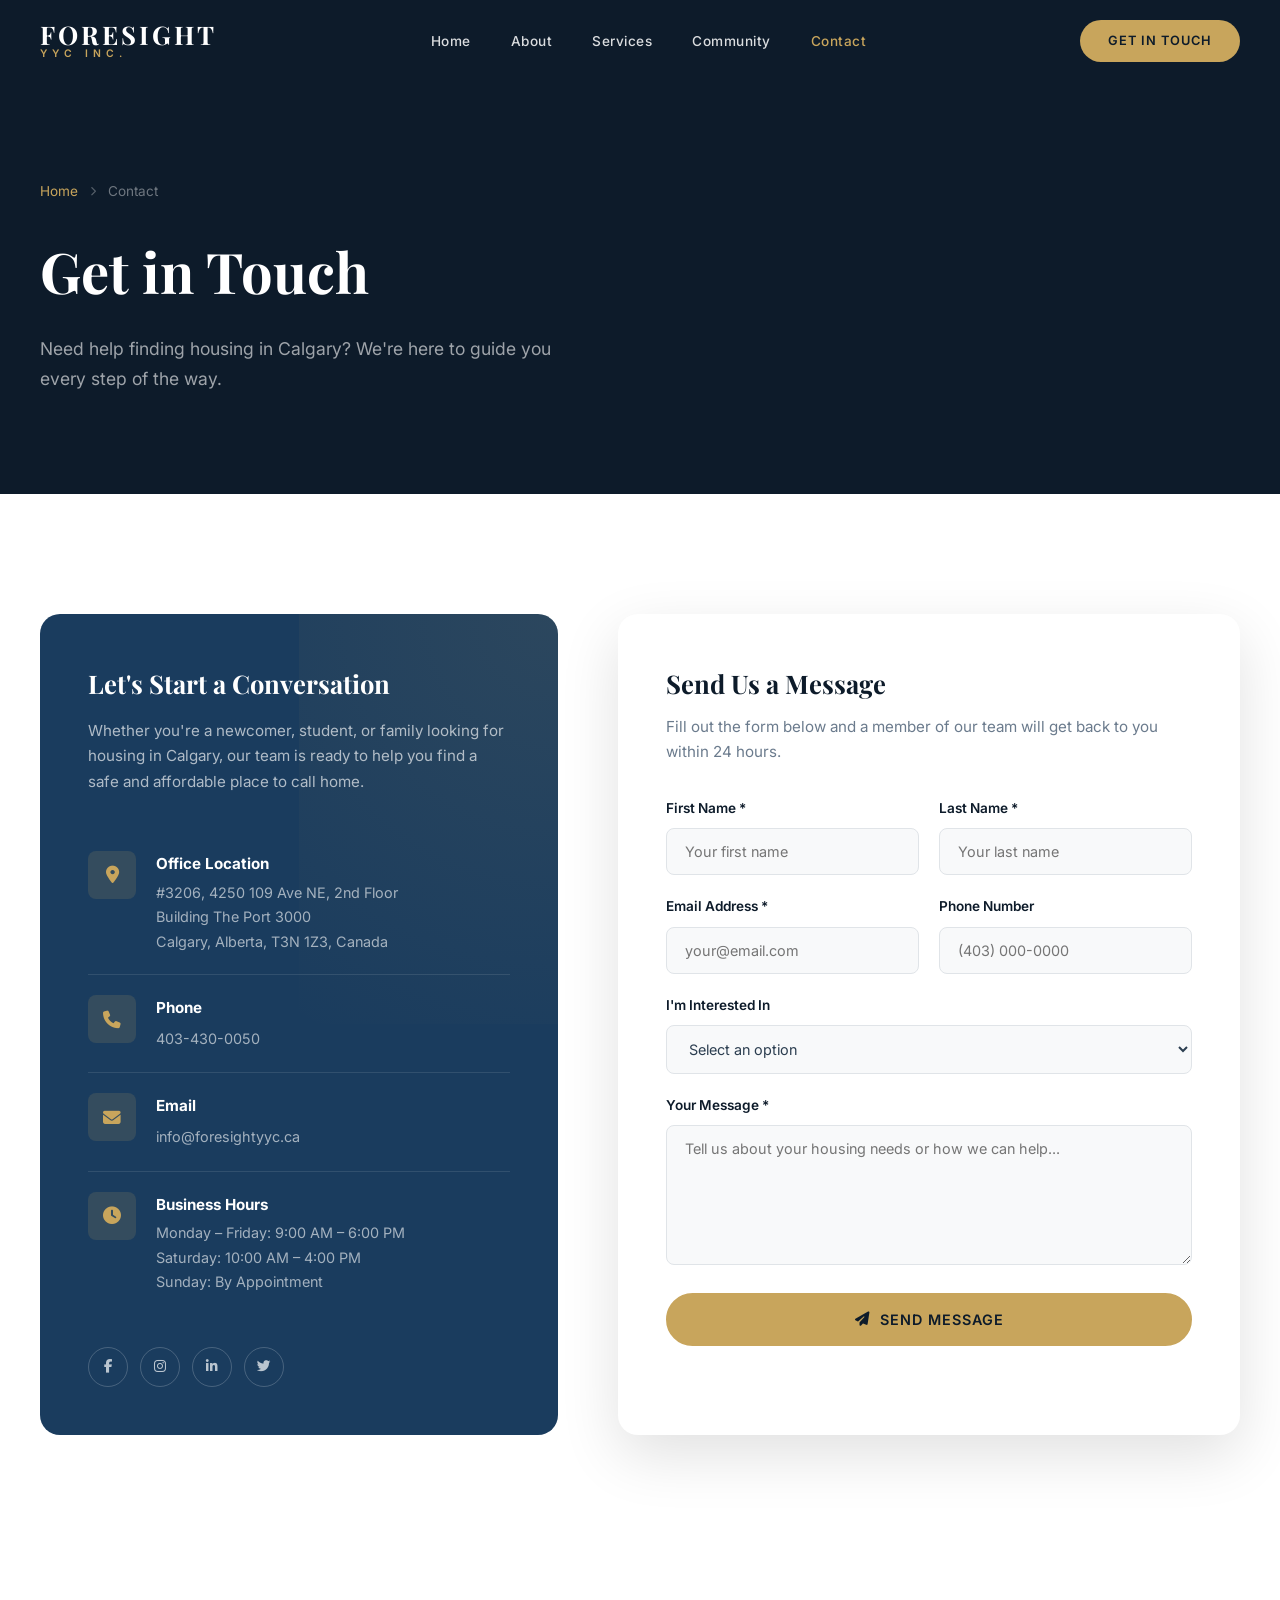
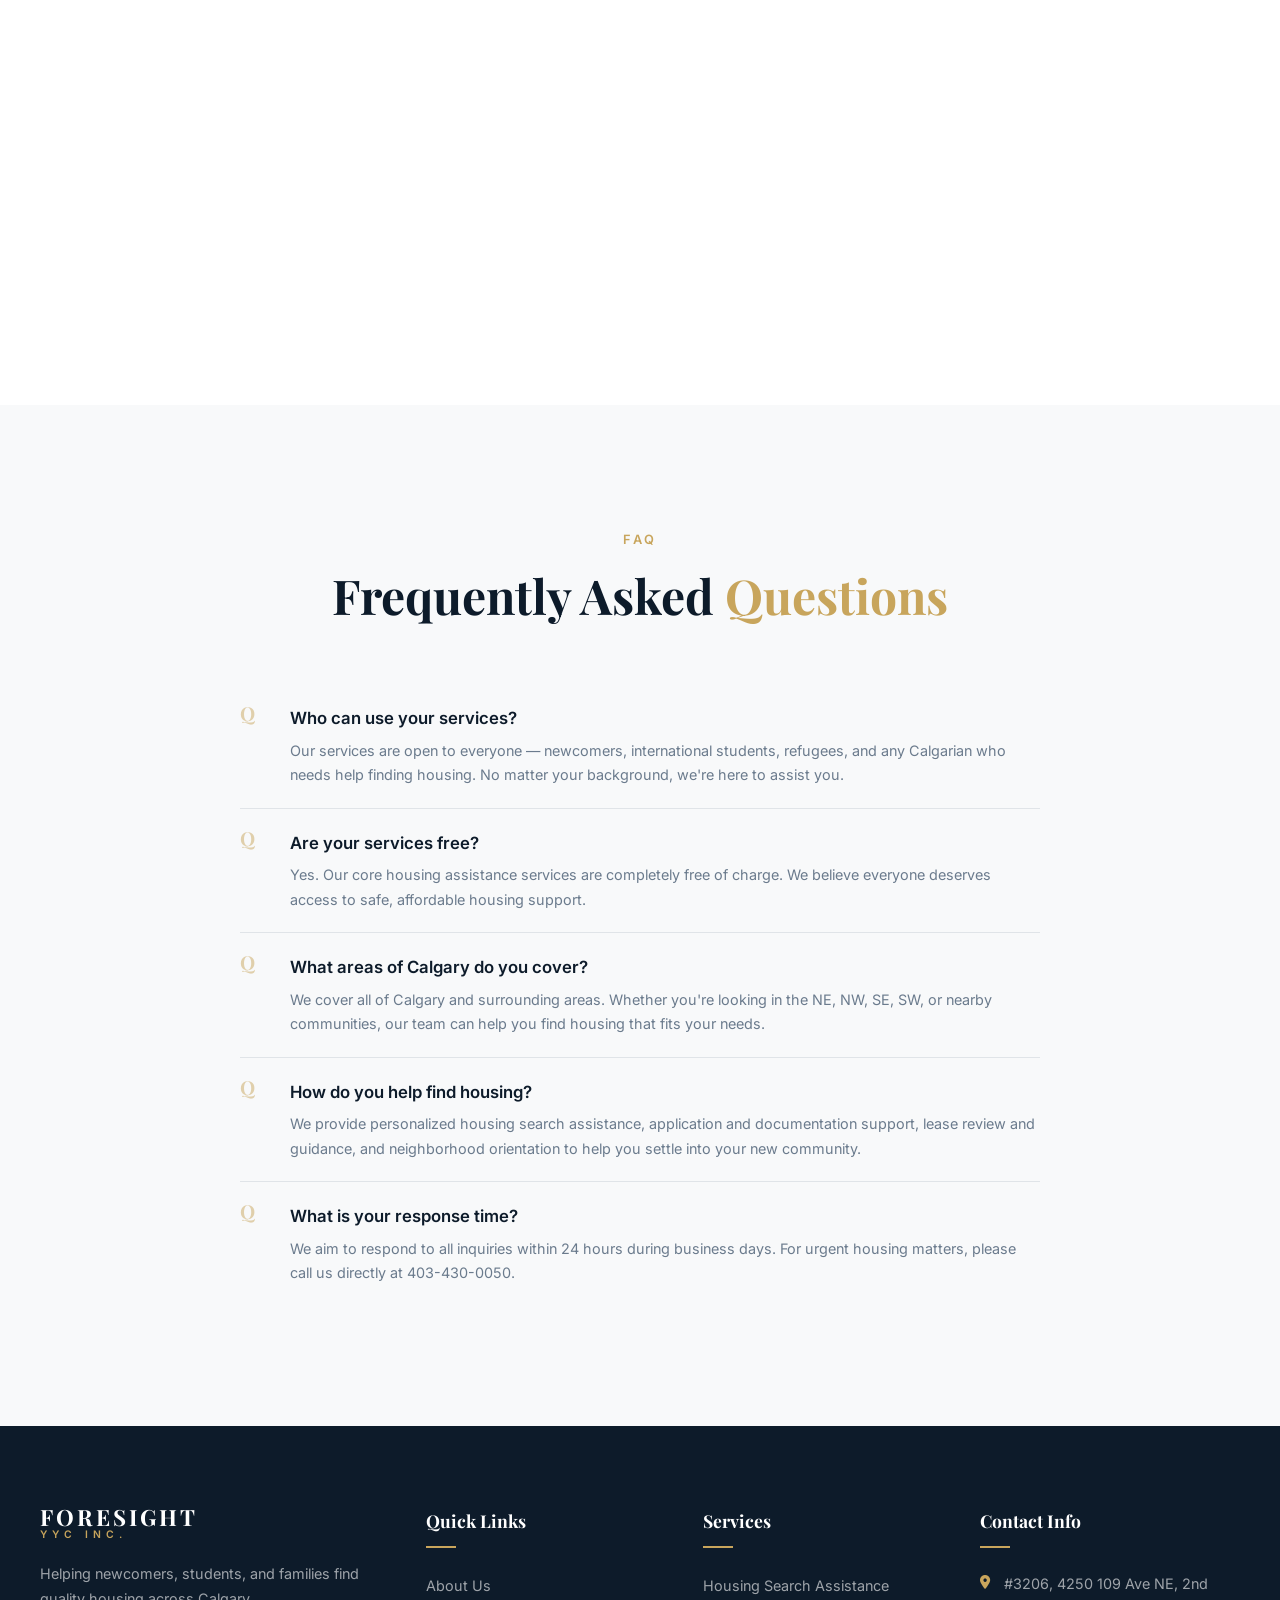
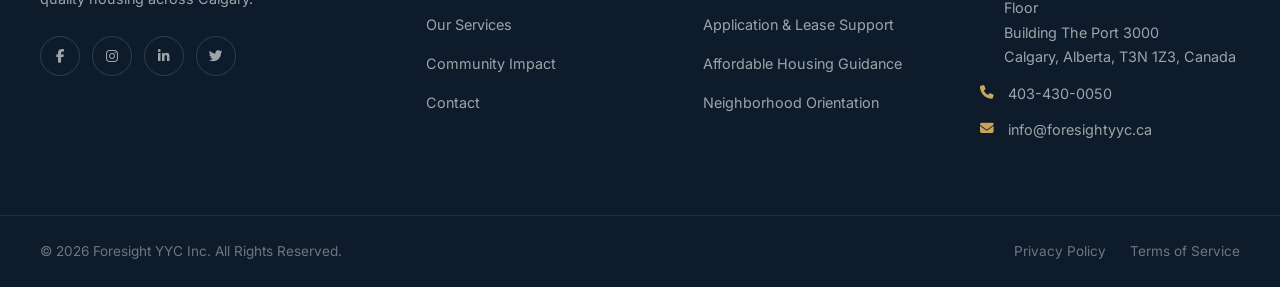
<file: contact.html>
<!DOCTYPE html>
<html lang="en">
<head>
    <meta charset="UTF-8">
    <meta name="viewport" content="width=device-width, initial-scale=1.0">
    <title>Contact Foresight YYC Inc. | Calgary Housing Support — 403-430-0050</title>
    <meta name="description" content="Contact Foresight YYC Inc. in Calgary. Call 403-430-0050 or email info@foresightyyc.ca for housing search, lease support, and relocation guidance across Alberta.">
    <meta name="keywords" content="foresightyyc, foresight yyc contact, contact Foresight YYC, Calgary housing help, 403-430-0050, info@foresightyyc.ca, Calgary housing support phone">
    <meta name="author" content="Foresight YYC Inc.">
    <meta name="robots" content="index, follow, max-image-preview:large">
    <meta name="geo.region" content="CA-AB">
    <meta name="geo.placename" content="Calgary">
    <link rel="canonical" href="https://foresightyyc.ca/contact.html">

    <meta property="og:type" content="website">
    <meta property="og:site_name" content="Foresight YYC Inc.">
    <meta property="og:title" content="Contact Foresight YYC Inc. | Calgary Housing Support">
    <meta property="og:description" content="Reach Foresight YYC — call 403-430-0050 or email info@foresightyyc.ca for housing support in Calgary.">
    <meta property="og:url" content="https://foresightyyc.ca/contact.html">
    <meta property="og:image" content="https://foresightyyc.ca/assets/og-image.jpg">
    <meta property="og:locale" content="en_CA">

    <meta name="twitter:card" content="summary_large_image">
    <meta name="twitter:title" content="Contact Foresight YYC Inc.">
    <meta name="twitter:description" content="Call 403-430-0050 or email info@foresightyyc.ca for Calgary housing support.">
    <meta name="twitter:image" content="https://foresightyyc.ca/assets/og-image.jpg">

    <link rel="icon" type="image/png" href="favicon.png">
    <link rel="apple-touch-icon" href="favicon.png">

    <link rel="stylesheet" href="css/style.css">
    <link rel="stylesheet" href="css/animations.css">
    <link href="https://fonts.googleapis.com/css2?family=Playfair+Display:wght@400;500;600;700&family=Inter:wght@300;400;500;600;700&family=Cormorant+Garamond:wght@400;500;600;700&display=swap" rel="stylesheet">
    <link rel="stylesheet" href="https://cdnjs.cloudflare.com/ajax/libs/font-awesome/6.5.1/css/all.min.css">
    <link rel="stylesheet" href="https://unpkg.com/aos@2.3.1/dist/aos.css">

    <script type="application/ld+json">
    {
      "@context": "https://schema.org",
      "@type": "ContactPage",
      "url": "https://foresightyyc.ca/contact.html",
      "name": "Contact Foresight YYC Inc.",
      "isPartOf": { "@id": "https://foresightyyc.ca/#organization" },
      "mainEntity": {
        "@type": "Organization",
        "name": "Foresight YYC Inc.",
        "telephone": "+1-403-430-0050",
        "email": "info@foresightyyc.ca",
        "address": {
          "@type": "PostalAddress",
          "streetAddress": "#3206, 4250 109 Ave NE, 2nd Floor, Building The Port 3000",
          "addressLocality": "Calgary",
          "addressRegion": "AB",
          "postalCode": "T3N 1Z3",
          "addressCountry": "CA"
        }
      }
    }
    </script>
</head>
<body>
    <div id="preloader">
        <div class="loader">
            <div class="loader-inner"><div class="loader-line"></div><div class="loader-line"></div><div class="loader-line"></div></div>
            <span class="loader-text">FORESIGHT YYC</span>
        </div>
    </div>

    <nav class="navbar scrolled" id="navbar">
        <div class="nav-container">
            <a href="index.html" class="nav-logo">
                <span class="logo-text">FORESIGHT</span>
                <span class="logo-sub">YYC INC.</span>
            </a>
            <ul class="nav-menu" id="nav-menu">
                <li><a href="index.html" class="nav-link">Home</a></li>
                <li><a href="about.html" class="nav-link">About</a></li>
                <li><a href="services.html" class="nav-link">Services</a></li>
                <li><a href="community.html" class="nav-link">Community</a></li>
                <li><a href="contact.html" class="nav-link active">Contact</a></li>
            </ul>
            <a href="contact.html" class="nav-cta">Get in Touch</a>
            <div class="hamburger" id="hamburger"><span></span><span></span><span></span></div>
        </div>
    </nav>

    <section class="page-header">
        <div class="container">
            <div class="page-header-content">
                <div class="breadcrumb" data-aos="fade-down">
                    <a href="index.html">Home</a>
                    <i class="fas fa-chevron-right"></i>
                    <span>Contact</span>
                </div>
                <h1 data-aos="fade-up">Get in Touch</h1>
                <p data-aos="fade-up" data-aos-delay="200">Need help finding housing in Calgary? We're here to guide you every step of the way.</p>
            </div>
        </div>
    </section>

    <!-- Contact Section -->
    <section class="section">
        <div class="container">
            <div class="contact-grid">
                <div class="contact-info-card" data-aos="fade-right">
                    <h3>Let's Start a Conversation</h3>
                    <p>Whether you're a newcomer, student, or family looking for housing in Calgary, our team is ready to help you find a safe and affordable place to call home.</p>
                    <div class="contact-info-list">
                        <div class="contact-info-item">
                            <div class="contact-info-icon"><i class="fas fa-map-marker-alt"></i></div>
                            <div>
                                <h4>Office Location</h4>
                                <p>#3206, 4250 109 Ave NE, 2nd Floor<br>Building The Port 3000<br>Calgary, Alberta, T3N 1Z3, Canada</p>
                            </div>
                        </div>
                        <div class="contact-info-item">
                            <div class="contact-info-icon"><i class="fas fa-phone"></i></div>
                            <div>
                                <h4>Phone</h4>
                                <a href="tel:4034300050">403-430-0050</a>
                            </div>
                        </div>
                        <div class="contact-info-item">
                            <div class="contact-info-icon"><i class="fas fa-envelope"></i></div>
                            <div>
                                <h4>Email</h4>
                                <a href="mailto:info@foresightyyc.ca">info@foresightyyc.ca</a>
                            </div>
                        </div>
                        <div class="contact-info-item">
                            <div class="contact-info-icon"><i class="fas fa-clock"></i></div>
                            <div>
                                <h4>Business Hours</h4>
                                <p>Monday – Friday: 9:00 AM – 6:00 PM<br>Saturday: 10:00 AM – 4:00 PM<br>Sunday: By Appointment</p>
                            </div>
                        </div>
                    </div>
                    <div class="footer-social" style="margin-top: 32px;">
                        <a href="#" style="border-color: rgba(255,255,255,0.2); color: rgba(255,255,255,0.7);"><i class="fab fa-facebook-f"></i></a>
                        <a href="#" style="border-color: rgba(255,255,255,0.2); color: rgba(255,255,255,0.7);"><i class="fab fa-instagram"></i></a>
                        <a href="#" style="border-color: rgba(255,255,255,0.2); color: rgba(255,255,255,0.7);"><i class="fab fa-linkedin-in"></i></a>
                        <a href="#" style="border-color: rgba(255,255,255,0.2); color: rgba(255,255,255,0.7);"><i class="fab fa-twitter"></i></a>
                    </div>
                </div>

                <div class="contact-form" data-aos="fade-left">
                    <h3>Send Us a Message</h3>
                    <p>Fill out the form below and a member of our team will get back to you within 24 hours.</p>
                    <form id="contactForm">
                        <div class="form-row">
                            <div class="form-group">
                                <label for="firstName">First Name *</label>
                                <input type="text" id="firstName" name="firstName" placeholder="Your first name" required>
                            </div>
                            <div class="form-group">
                                <label for="lastName">Last Name *</label>
                                <input type="text" id="lastName" name="lastName" placeholder="Your last name" required>
                            </div>
                        </div>
                        <div class="form-row">
                            <div class="form-group">
                                <label for="email">Email Address *</label>
                                <input type="email" id="email" name="email" placeholder="your@email.com" required>
                            </div>
                            <div class="form-group">
                                <label for="phone">Phone Number</label>
                                <input type="tel" id="phone" name="phone" placeholder="(403) 000-0000">
                            </div>
                        </div>
                        <div class="form-group">
                            <label for="interest">I'm Interested In</label>
                            <select id="interest" name="interest">
                                <option value="">Select an option</option>
                                <option value="housing-search">Housing Search Help</option>
                                <option value="rental-assistance">Rental Assistance</option>
                                <option value="affordable-housing">Affordable Housing</option>
                                <option value="neighborhood-info">Neighborhood Information</option>
                                <option value="partnership">Partnership Opportunities</option>
                                <option value="volunteering">Volunteering</option>
                                <option value="other">Other</option>
                            </select>
                        </div>
                        <div class="form-group">
                            <label for="message">Your Message *</label>
                            <textarea id="message" name="message" placeholder="Tell us about your housing needs or how we can help..." required></textarea>
                        </div>
                        <button type="submit" class="btn btn-primary" style="width: 100%; justify-content: center;">
                            <i class="fas fa-paper-plane"></i> Send Message
                        </button>
                    </form>
                </div>
            </div>
        </div>
    </section>

    <!-- Map -->
    <section class="map-section">
        <iframe src="https://www.google.com/maps/embed?pb=!1m18!1m12!1m3!1d160487.3970652659!2d-114.18677!3d51.0277!2m3!1f0!2f0!3f0!3m2!1i1024!2i768!4f13.1!3m3!1m2!1s0x537170039f843fd5%3A0x266d3bb1b652b63a!2sCalgary%2C%20AB%2C%20Canada!5e0!3m2!1sen!2sus!4v1680000000000!5m2!1sen!2sus" allowfullscreen="" loading="lazy" referrerpolicy="no-referrer-when-downgrade"></iframe>
    </section>

    <!-- FAQ -->
    <section class="section" style="background: var(--light);">
        <div class="container">
            <div class="section-header center" data-aos="fade-up">
                <span class="section-tag">FAQ</span>
                <h2 class="section-title">Frequently Asked <span class="text-accent">Questions</span></h2>
            </div>
            <div style="max-width: 800px; margin: 0 auto;">
                <div class="why-item" data-aos="fade-up" data-aos-delay="100">
                    <div class="why-number" style="font-size: 1.2rem; min-width: 30px;">Q</div>
                    <div>
                        <h4>Who can use your services?</h4>
                        <p>Our services are open to everyone — newcomers, international students, refugees, and any Calgarian who needs help finding housing. No matter your background, we're here to assist you.</p>
                    </div>
                </div>
                <div class="why-item" data-aos="fade-up" data-aos-delay="200">
                    <div class="why-number" style="font-size: 1.2rem; min-width: 30px;">Q</div>
                    <div>
                        <h4>Are your services free?</h4>
                        <p>Yes. Our core housing assistance services are completely free of charge. We believe everyone deserves access to safe, affordable housing support.</p>
                    </div>
                </div>
                <div class="why-item" data-aos="fade-up" data-aos-delay="300">
                    <div class="why-number" style="font-size: 1.2rem; min-width: 30px;">Q</div>
                    <div>
                        <h4>What areas of Calgary do you cover?</h4>
                        <p>We cover all of Calgary and surrounding areas. Whether you're looking in the NE, NW, SE, SW, or nearby communities, our team can help you find housing that fits your needs.</p>
                    </div>
                </div>
                <div class="why-item" data-aos="fade-up" data-aos-delay="400">
                    <div class="why-number" style="font-size: 1.2rem; min-width: 30px;">Q</div>
                    <div>
                        <h4>How do you help find housing?</h4>
                        <p>We provide personalized housing search assistance, application and documentation support, lease review and guidance, and neighborhood orientation to help you settle into your new community.</p>
                    </div>
                </div>
                <div class="why-item" data-aos="fade-up" data-aos-delay="500" style="border-bottom: none;">
                    <div class="why-number" style="font-size: 1.2rem; min-width: 30px;">Q</div>
                    <div>
                        <h4>What is your response time?</h4>
                        <p>We aim to respond to all inquiries within 24 hours during business days. For urgent housing matters, please call us directly at 403-430-0050.</p>
                    </div>
                </div>
            </div>
        </div>
    </section>

    <!-- Footer -->
    <footer class="footer">
        <div class="footer-top">
            <div class="container">
                <div class="footer-grid">
                    <div class="footer-col footer-about">
                        <a href="index.html" class="footer-logo">
                            <span class="logo-text">FORESIGHT</span>
                            <span class="logo-sub">YYC INC.</span>
                        </a>
                        <p>Helping newcomers, students, and families find quality housing across Calgary.</p>
                        <div class="footer-social">
                            <a href="#"><i class="fab fa-facebook-f"></i></a>
                            <a href="#"><i class="fab fa-instagram"></i></a>
                            <a href="#"><i class="fab fa-linkedin-in"></i></a>
                            <a href="#"><i class="fab fa-twitter"></i></a>
                        </div>
                    </div>
                    <div class="footer-col">
                        <h4>Quick Links</h4>
                        <ul>
                            <li><a href="about.html">About Us</a></li>
                            <li><a href="services.html">Our Services</a></li>
                            <li><a href="community.html">Community Impact</a></li>
                            <li><a href="contact.html">Contact</a></li>
                        </ul>
                    </div>
                    <div class="footer-col">
                        <h4>Services</h4>
                        <ul>
                            <li><a href="services.html">Housing Search Assistance</a></li>
                            <li><a href="services.html">Application & Lease Support</a></li>
                            <li><a href="services.html">Affordable Housing Guidance</a></li>
                            <li><a href="services.html">Neighborhood Orientation</a></li>
                        </ul>
                    </div>
                    <div class="footer-col">
                        <h4>Contact Info</h4>
                        <ul class="footer-contact">
                            <li><i class="fas fa-map-marker-alt"></i><span>#3206, 4250 109 Ave NE, 2nd Floor<br>Building The Port 3000<br>Calgary, Alberta, T3N 1Z3, Canada</span></li>
                            <li><i class="fas fa-phone"></i><a href="tel:4034300050">403-430-0050</a></li>
                            <li><i class="fas fa-envelope"></i><a href="mailto:info@foresightyyc.ca">info@foresightyyc.ca</a></li>
                        </ul>
                    </div>
                </div>
            </div>
        </div>
        <div class="footer-bottom">
            <div class="container">
                <div class="footer-bottom-content">
                    <p>&copy; 2026 Foresight YYC Inc. All Rights Reserved.</p>
                    <div class="footer-bottom-links">
                        <a href="#">Privacy Policy</a>
                        <a href="#">Terms of Service</a>
                    </div>
                </div>
            </div>
        </div>
    </footer>

    <button class="back-to-top" id="backToTop"><i class="fas fa-chevron-up"></i></button>
    <script src="https://unpkg.com/aos@2.3.1/dist/aos.js"></script>
    <script src="js/main.js"></script>
</body>
</html>
</file>
<file: css/style.css>
/* ========================================
   FORESIGHT YYC INC. — Premium Stylesheet
   ======================================== */

/* --- CSS Variables --- */
:root {
    --primary: #1a3c5e;
    --primary-dark: #0f2a45;
    --primary-light: #2a5a8a;
    --accent: #c8a55c;
    --accent-light: #d4b76e;
    --accent-dark: #b08f44;
    --dark: #0d1b2a;
    --dark-2: #1b2d3e;
    --text: #2c3e50;
    --text-light: #6b7b8d;
    --text-lighter: #95a5b6;
    --light: #f8f9fa;
    --light-2: #eef1f4;
    --white: #ffffff;
    --border: #e0e4e8;
    --shadow: 0 4px 30px rgba(0, 0, 0, 0.08);
    --shadow-lg: 0 20px 60px rgba(0, 0, 0, 0.12);
    --shadow-accent: 0 8px 30px rgba(200, 165, 92, 0.3);
    --radius: 12px;
    --radius-sm: 8px;
    --radius-lg: 20px;
    --transition: all 0.4s cubic-bezier(0.25, 0.46, 0.45, 0.94);
    --font-heading: 'Playfair Display', Georgia, serif;
    --font-body: 'Inter', -apple-system, sans-serif;
    --font-accent: 'Cormorant Garamond', Georgia, serif;
}

/* --- Reset & Base --- */
*, *::before, *::after {
    margin: 0;
    padding: 0;
    box-sizing: border-box;
}

html {
    scroll-behavior: smooth;
    font-size: 16px;
}

body {
    font-family: var(--font-body);
    color: var(--text);
    line-height: 1.7;
    background: var(--white);
    overflow-x: hidden;
    -webkit-font-smoothing: antialiased;
}

a {
    text-decoration: none;
    color: inherit;
    transition: var(--transition);
}

img {
    max-width: 100%;
    height: auto;
    display: block;
}

ul { list-style: none; }

.container {
    max-width: 1240px;
    margin: 0 auto;
    padding: 0 20px;
}

.section {
    padding: 120px 0;
    position: relative;
}

.text-center { text-align: center; }
.mt-60 { margin-top: 60px; }

/* --- Preloader --- */
#preloader {
    position: fixed;
    top: 0;
    left: 0;
    width: 100%;
    height: 100%;
    background: var(--dark);
    z-index: 10000;
    display: flex;
    align-items: center;
    justify-content: center;
    transition: opacity 0.6s ease, visibility 0.6s ease;
}

#preloader.loaded {
    opacity: 0;
    visibility: hidden;
}

.loader {
    text-align: center;
}

.loader-inner {
    display: flex;
    gap: 8px;
    justify-content: center;
    margin-bottom: 24px;
}

.loader-line {
    width: 3px;
    height: 40px;
    background: var(--accent);
    animation: loaderPulse 1s ease-in-out infinite;
}

.loader-line:nth-child(2) { animation-delay: 0.15s; }
.loader-line:nth-child(3) { animation-delay: 0.3s; }

@keyframes loaderPulse {
    0%, 100% { transform: scaleY(0.4); opacity: 0.4; }
    50% { transform: scaleY(1); opacity: 1; }
}

.loader-text {
    display: block;
    color: var(--white);
    font-family: var(--font-heading);
    font-size: 1.2rem;
    letter-spacing: 6px;
    opacity: 0.8;
}

/* --- Typography --- */
.section-tag {
    display: inline-block;
    font-size: 0.8rem;
    font-weight: 600;
    letter-spacing: 3px;
    text-transform: uppercase;
    color: var(--accent);
    margin-bottom: 16px;
    position: relative;
    padding-left: 40px;
}

.section-tag::before {
    content: '';
    position: absolute;
    left: 0;
    top: 50%;
    width: 28px;
    height: 2px;
    background: var(--accent);
    transform: translateY(-50%);
}

.section-tag.light { color: var(--accent-light); }
.section-tag.light::before { background: var(--accent-light); }

.section-title {
    font-family: var(--font-heading);
    font-size: 3rem;
    font-weight: 700;
    line-height: 1.2;
    color: var(--dark);
    margin-bottom: 20px;
}

.section-title.light { color: var(--white); }

.text-accent {
    color: var(--accent);
}

.section-subtitle {
    font-size: 1.1rem;
    color: var(--text-light);
    max-width: 600px;
    line-height: 1.8;
}

.section-subtitle.light { color: var(--text-lighter); }

.section-header.center {
    text-align: center;
    margin-bottom: 60px;
}

.section-header.center .section-subtitle {
    margin: 0 auto;
}

.section-header.center .section-tag {
    padding-left: 0;
}

.section-header.center .section-tag::before {
    display: none;
}

/* --- Buttons --- */
.btn {
    display: inline-flex;
    align-items: center;
    gap: 10px;
    padding: 16px 36px;
    font-family: var(--font-body);
    font-size: 0.9rem;
    font-weight: 600;
    letter-spacing: 1px;
    text-transform: uppercase;
    border: 2px solid transparent;
    border-radius: 50px;
    cursor: pointer;
    transition: var(--transition);
    position: relative;
    overflow: hidden;
}

.btn-primary {
    background: var(--accent);
    color: var(--dark);
    border-color: var(--accent);
}

.btn-primary:hover {
    background: var(--accent-dark);
    border-color: var(--accent-dark);
    transform: translateY(-2px);
    box-shadow: var(--shadow-accent);
}

.btn-outline {
    background: transparent;
    color: var(--dark);
    border-color: var(--dark);
}

.btn-outline:hover {
    background: var(--dark);
    color: var(--white);
    transform: translateY(-2px);
}

.btn-outline.light {
    color: var(--white);
    border-color: var(--white);
}

.btn-outline.light:hover {
    background: var(--white);
    color: var(--dark);
}

.btn-small {
    padding: 10px 24px;
    font-size: 0.8rem;
}

/* --- Navbar --- */
.navbar {
    position: fixed;
    top: 0;
    left: 0;
    width: 100%;
    z-index: 1000;
    padding: 20px 0;
    transition: var(--transition);
}

.navbar.scrolled {
    background: rgba(255, 255, 255, 0.97);
    backdrop-filter: blur(20px);
    padding: 12px 0;
    box-shadow: 0 2px 40px rgba(0, 0, 0, 0.06);
}

.nav-container {
    max-width: 1240px;
    margin: 0 auto;
    padding: 0 20px;
    display: flex;
    align-items: center;
    justify-content: space-between;
}

.nav-logo {
    display: flex;
    flex-direction: column;
    line-height: 1;
}

.logo-text {
    font-family: var(--font-heading);
    font-size: 1.6rem;
    font-weight: 700;
    color: var(--white);
    letter-spacing: 3px;
    transition: var(--transition);
}

.logo-sub {
    font-family: var(--font-body);
    font-size: 0.65rem;
    font-weight: 600;
    letter-spacing: 5px;
    color: var(--accent);
    margin-top: 2px;
}

.navbar.scrolled .logo-text {
    color: var(--dark);
}

.nav-menu {
    display: flex;
    gap: 8px;
}

.nav-link {
    font-size: 0.85rem;
    font-weight: 500;
    color: rgba(255, 255, 255, 0.85);
    padding: 8px 16px;
    border-radius: 6px;
    transition: var(--transition);
    letter-spacing: 0.5px;
}

.nav-link:hover,
.nav-link.active {
    color: var(--accent);
}

.navbar.scrolled .nav-link {
    color: var(--text);
}

.navbar.scrolled .nav-link:hover,
.navbar.scrolled .nav-link.active {
    color: var(--accent);
}

.nav-cta {
    padding: 10px 28px;
    background: var(--accent);
    color: var(--dark);
    font-size: 0.8rem;
    font-weight: 600;
    letter-spacing: 1px;
    text-transform: uppercase;
    border-radius: 50px;
    transition: var(--transition);
}

.nav-cta:hover {
    background: var(--accent-dark);
    transform: translateY(-2px);
    box-shadow: var(--shadow-accent);
}

.hamburger {
    display: none;
    flex-direction: column;
    gap: 6px;
    cursor: pointer;
    padding: 4px;
}

.hamburger span {
    width: 28px;
    height: 2px;
    background: var(--white);
    transition: var(--transition);
}

.navbar.scrolled .hamburger span {
    background: var(--dark);
}

.hamburger.active span:nth-child(1) {
    transform: rotate(45deg) translate(6px, 6px);
}

.hamburger.active span:nth-child(2) {
    opacity: 0;
}

.hamburger.active span:nth-child(3) {
    transform: rotate(-45deg) translate(6px, -6px);
}

/* --- Hero --- */
.hero {
    position: relative;
    height: 100vh;
    height: 100dvh;
    min-height: 700px;
    display: flex;
    align-items: center;
    overflow: hidden;
}

.hero-slider {
    position: absolute;
    top: 0;
    left: 0;
    width: 100%;
    height: 100%;
}

.hero-slide {
    position: absolute;
    top: 0;
    left: 0;
    width: 100%;
    height: 100%;
    background-size: cover;
    background-position: center;
    opacity: 0;
    transition: opacity 1.2s ease;
    transform: scale(1.05);
}

.hero-slide.active {
    opacity: 1;
    animation: heroZoom 8s ease forwards;
}

@keyframes heroZoom {
    from { transform: scale(1.05); }
    to { transform: scale(1); }
}

.hero-overlay {
    position: absolute;
    top: 0;
    left: 0;
    width: 100%;
    height: 100%;
    background: linear-gradient(
        135deg,
        rgba(13, 27, 42, 0.85) 0%,
        rgba(26, 60, 94, 0.7) 50%,
        rgba(13, 27, 42, 0.8) 100%
    );
}

.hero-content {
    position: relative;
    z-index: 10;
    max-width: 1240px;
    margin: 0 auto;
    padding: 0 20px;
    padding-top: 80px;
    width: 100%;
}

.hero-badge {
    display: inline-block;
    padding: 8px 24px;
    border: 1px solid rgba(200, 165, 92, 0.4);
    border-radius: 50px;
    color: var(--accent);
    font-size: 0.8rem;
    font-weight: 500;
    letter-spacing: 2px;
    text-transform: uppercase;
    margin-bottom: 28px;
    backdrop-filter: blur(10px);
    background: rgba(200, 165, 92, 0.08);
    max-width: 100%;
    box-sizing: border-box;
    text-align: center;
    line-height: 1.6;
}

.hero h1 {
    font-family: var(--font-heading);
    font-size: 4.5rem;
    font-weight: 700;
    color: var(--white);
    line-height: 1.1;
    margin-bottom: 24px;
    max-width: 700px;
}

.hero-subtitle {
    font-size: 1.15rem;
    color: rgba(255, 255, 255, 0.75);
    max-width: 580px;
    line-height: 1.8;
    margin-bottom: 40px;
}

.hero-cta {
    display: flex;
    gap: 16px;
    margin-bottom: 60px;
}

.hero-stats {
    display: flex;
    gap: 40px;
    align-items: center;
    padding-top: 40px;
    border-top: 1px solid rgba(255, 255, 255, 0.1);
}

.stat-item {
    text-align: left;
}

.stat-number {
    font-family: var(--font-heading);
    font-size: 2.8rem;
    font-weight: 700;
    color: var(--accent);
    line-height: 1;
}

.stat-suffix {
    font-family: var(--font-heading);
    font-size: 2rem;
    color: var(--accent);
}

.stat-label {
    display: block;
    font-size: 0.8rem;
    color: rgba(255, 255, 255, 0.6);
    text-transform: uppercase;
    letter-spacing: 1.5px;
    margin-top: 8px;
}

.stat-divider {
    width: 1px;
    height: 50px;
    background: rgba(255, 255, 255, 0.15);
}

.hero-scroll {
    position: absolute;
    bottom: 40px;
    left: 50%;
    transform: translateX(-50%);
    z-index: 10;
    text-align: center;
    color: rgba(255, 255, 255, 0.5);
    font-size: 0.7rem;
    letter-spacing: 3px;
    text-transform: uppercase;
}

.scroll-line {
    width: 1px;
    height: 40px;
    background: rgba(255, 255, 255, 0.3);
    margin: 12px auto 0;
    position: relative;
    overflow: hidden;
}

.scroll-line::after {
    content: '';
    position: absolute;
    top: -100%;
    left: 0;
    width: 100%;
    height: 100%;
    background: var(--accent);
    animation: scrollDown 2s ease-in-out infinite;
}

@keyframes scrollDown {
    0% { top: -100%; }
    100% { top: 100%; }
}

.slider-controls {
    position: absolute;
    bottom: 40px;
    right: 40px;
    z-index: 10;
    display: flex;
    align-items: center;
    gap: 16px;
}

.slider-btn {
    width: 44px;
    height: 44px;
    border-radius: 50%;
    border: 1px solid rgba(255, 255, 255, 0.3);
    background: rgba(255, 255, 255, 0.05);
    color: var(--white);
    cursor: pointer;
    display: flex;
    align-items: center;
    justify-content: center;
    transition: var(--transition);
    font-size: 0.9rem;
    backdrop-filter: blur(10px);
}

.slider-btn:hover {
    background: var(--accent);
    border-color: var(--accent);
    color: var(--dark);
}

.slider-dots {
    display: flex;
    gap: 8px;
}

.slider-dot {
    width: 8px;
    height: 8px;
    border-radius: 50%;
    background: rgba(255, 255, 255, 0.3);
    cursor: pointer;
    transition: var(--transition);
}

.slider-dot.active {
    background: var(--accent);
    width: 28px;
    border-radius: 4px;
}

/* --- About Preview --- */
.about-preview {
    background: var(--light);
}

.about-grid {
    display: grid;
    grid-template-columns: 1fr 1fr;
    gap: 80px;
    align-items: center;
}

.about-images {
    position: relative;
}

.about-img-main {
    border-radius: var(--radius-lg);
    overflow: hidden;
    box-shadow: var(--shadow-lg);
}

.about-img-main img {
    width: 100%;
    height: 500px;
    object-fit: cover;
    transition: transform 0.8s ease;
}

.about-img-main:hover img {
    transform: scale(1.03);
}

.about-img-accent {
    position: absolute;
    bottom: -30px;
    right: -30px;
    width: 200px;
    height: 200px;
    border-radius: var(--radius);
    overflow: hidden;
    border: 6px solid var(--white);
    box-shadow: var(--shadow);
}

.about-img-accent img {
    width: 100%;
    height: 100%;
    object-fit: cover;
}

.about-content .section-title {
    font-size: 2.6rem;
}

.about-lead {
    font-size: 1.1rem;
    color: var(--text);
    margin-bottom: 16px;
    line-height: 1.8;
    font-weight: 500;
}

.about-content p {
    color: var(--text-light);
    margin-bottom: 32px;
}

.about-features {
    display: flex;
    flex-direction: column;
    gap: 20px;
    margin-bottom: 36px;
}

.about-feature {
    display: flex;
    gap: 16px;
    align-items: flex-start;
}

.feature-icon {
    width: 52px;
    height: 52px;
    border-radius: var(--radius-sm);
    background: rgba(200, 165, 92, 0.12);
    color: var(--accent);
    display: flex;
    align-items: center;
    justify-content: center;
    font-size: 1.2rem;
    flex-shrink: 0;
}

.about-feature h4 {
    font-size: 1rem;
    font-weight: 600;
    color: var(--dark);
    margin-bottom: 4px;
}

.about-feature p {
    font-size: 0.9rem;
    margin-bottom: 0 !important;
}

/* --- Dark Section --- */
.dark-section {
    background: var(--dark);
    position: relative;
    overflow: hidden;
}

.floating-shapes {
    position: absolute;
    top: 0;
    left: 0;
    width: 100%;
    height: 100%;
    pointer-events: none;
}

.shape {
    position: absolute;
    border-radius: 50%;
    opacity: 0.04;
    background: var(--accent);
}

.shape-1 { width: 600px; height: 600px; top: -200px; right: -200px; }
.shape-2 { width: 400px; height: 400px; bottom: -150px; left: -100px; }
.shape-3 { width: 200px; height: 200px; top: 40%; left: 60%; }

/* --- Services --- */
.services-grid {
    display: grid;
    grid-template-columns: repeat(4, 1fr);
    gap: 24px;
}

.service-card {
    background: rgba(255, 255, 255, 0.04);
    border: 1px solid rgba(255, 255, 255, 0.08);
    border-radius: var(--radius);
    padding: 40px 28px;
    transition: var(--transition);
    position: relative;
    overflow: hidden;
}

.service-card::before {
    content: '';
    position: absolute;
    top: 0;
    left: 0;
    width: 100%;
    height: 3px;
    background: var(--accent);
    transform: scaleX(0);
    transition: transform 0.5s ease;
}

.service-card:hover {
    background: rgba(255, 255, 255, 0.08);
    transform: translateY(-8px);
    border-color: rgba(200, 165, 92, 0.2);
}

.service-card:hover::before {
    transform: scaleX(1);
}

.service-icon {
    width: 64px;
    height: 64px;
    border-radius: var(--radius-sm);
    background: rgba(200, 165, 92, 0.12);
    color: var(--accent);
    display: flex;
    align-items: center;
    justify-content: center;
    font-size: 1.5rem;
    margin-bottom: 24px;
}

.service-card h3 {
    font-family: var(--font-heading);
    font-size: 1.3rem;
    color: var(--white);
    margin-bottom: 12px;
}

.service-card p {
    font-size: 0.9rem;
    color: rgba(255, 255, 255, 0.6);
    line-height: 1.7;
    margin-bottom: 20px;
}

.service-link {
    font-size: 0.85rem;
    font-weight: 600;
    color: var(--accent);
    letter-spacing: 0.5px;
    display: inline-flex;
    align-items: center;
    gap: 8px;
}

.service-link:hover {
    color: var(--accent-light);
    gap: 12px;
}

/* --- Properties --- */
.properties-grid {
    display: grid;
    grid-template-columns: repeat(3, 1fr);
    gap: 30px;
}

.property-card {
    background: var(--white);
    border-radius: var(--radius);
    overflow: hidden;
    box-shadow: var(--shadow);
    transition: var(--transition);
}

.property-card:hover {
    transform: translateY(-8px);
    box-shadow: var(--shadow-lg);
}

.property-image {
    position: relative;
    height: 280px;
    overflow: hidden;
}

.property-image img {
    width: 100%;
    height: 100%;
    object-fit: cover;
    transition: transform 0.6s ease;
}

.property-card:hover .property-image img {
    transform: scale(1.08);
}

.property-badge {
    position: absolute;
    top: 16px;
    left: 16px;
    padding: 6px 16px;
    background: var(--accent);
    color: var(--dark);
    font-size: 0.7rem;
    font-weight: 700;
    letter-spacing: 1px;
    text-transform: uppercase;
    border-radius: 50px;
}

.property-badge.sale {
    background: var(--primary);
    color: var(--white);
}

.property-overlay {
    position: absolute;
    top: 0;
    left: 0;
    width: 100%;
    height: 100%;
    background: rgba(13, 27, 42, 0.5);
    display: flex;
    align-items: center;
    justify-content: center;
    opacity: 0;
    transition: var(--transition);
}

.property-card:hover .property-overlay {
    opacity: 1;
}

.property-info {
    padding: 28px;
}

.property-location {
    font-size: 0.8rem;
    color: var(--text-light);
    margin-bottom: 8px;
    display: flex;
    align-items: center;
    gap: 6px;
}

.property-location i {
    color: var(--accent);
    font-size: 0.75rem;
}

.property-info h3 {
    font-family: var(--font-heading);
    font-size: 1.3rem;
    color: var(--dark);
    margin-bottom: 8px;
}

.property-price {
    font-size: 1.1rem;
    font-weight: 700;
    color: var(--primary);
    margin-bottom: 16px;
}

.property-features {
    display: flex;
    gap: 16px;
    padding-top: 16px;
    border-top: 1px solid var(--border);
}

.property-features span {
    font-size: 0.8rem;
    color: var(--text-light);
    display: flex;
    align-items: center;
    gap: 6px;
}

.property-features i {
    color: var(--accent);
    font-size: 0.75rem;
}

/* --- Why Us --- */
.why-us-grid {
    display: grid;
    grid-template-columns: 1fr 1fr;
    gap: 80px;
    align-items: center;
}

.why-us-list {
    margin-top: 36px;
}

.why-item {
    display: flex;
    gap: 20px;
    align-items: flex-start;
    padding: 20px 0;
    border-bottom: 1px solid var(--border);
}

.why-item:last-child {
    border-bottom: none;
}

.why-number {
    font-family: var(--font-heading);
    font-size: 2rem;
    font-weight: 700;
    color: var(--accent);
    opacity: 0.5;
    line-height: 1;
    min-width: 50px;
}

.why-item h4 {
    font-size: 1.05rem;
    font-weight: 600;
    color: var(--dark);
    margin-bottom: 6px;
}

.why-item p {
    font-size: 0.9rem;
    color: var(--text-light);
}

.why-us-image {
    position: relative;
}

.why-us-image > img {
    width: 100%;
    height: 600px;
    object-fit: cover;
    border-radius: var(--radius-lg);
}

.why-us-cta-card {
    position: absolute;
    bottom: -40px;
    left: -40px;
    background: var(--primary);
    color: var(--white);
    padding: 36px;
    border-radius: var(--radius);
    max-width: 320px;
    box-shadow: var(--shadow-lg);
}

.why-us-cta-card h3 {
    font-family: var(--font-heading);
    font-size: 1.3rem;
    margin-bottom: 12px;
}

.why-us-cta-card p {
    font-size: 0.9rem;
    color: rgba(255, 255, 255, 0.7);
    margin-bottom: 20px;
}

/* --- Testimonials --- */
.testimonial-slider {
    position: relative;
    overflow: hidden;
}

.testimonial-track {
    display: flex;
    gap: 30px;
    transition: transform 0.6s ease;
}

.testimonial-card {
    min-width: calc(33.333% - 20px);
    flex-shrink: 0;
    background: rgba(255, 255, 255, 0.05);
    border: 1px solid rgba(255, 255, 255, 0.08);
    border-radius: var(--radius);
    padding: 40px;
}

.testimonial-stars {
    display: flex;
    gap: 4px;
    color: var(--accent);
    margin-bottom: 20px;
    font-size: 0.9rem;
}

.testimonial-card > p {
    font-size: 1rem;
    color: rgba(255, 255, 255, 0.75);
    line-height: 1.8;
    margin-bottom: 28px;
    font-style: italic;
    font-family: var(--font-accent);
    font-size: 1.1rem;
}

.testimonial-author {
    display: flex;
    align-items: center;
    gap: 14px;
}

.author-avatar {
    width: 48px;
    height: 48px;
    border-radius: 50%;
    background: var(--accent);
    color: var(--dark);
    display: flex;
    align-items: center;
    justify-content: center;
    font-weight: 700;
    font-size: 0.85rem;
}

.testimonial-author h4 {
    color: var(--white);
    font-size: 0.95rem;
    font-weight: 600;
}

.testimonial-author span {
    font-size: 0.8rem;
    color: rgba(255, 255, 255, 0.5);
}

.testimonial-nav {
    display: flex;
    justify-content: center;
    gap: 12px;
    margin-top: 40px;
}

.test-nav-btn {
    width: 48px;
    height: 48px;
    border-radius: 50%;
    border: 1px solid rgba(255, 255, 255, 0.2);
    background: transparent;
    color: var(--white);
    cursor: pointer;
    display: flex;
    align-items: center;
    justify-content: center;
    transition: var(--transition);
}

.test-nav-btn:hover {
    background: var(--accent);
    border-color: var(--accent);
    color: var(--dark);
}

/* --- Partners --- */
.partners-grid {
    display: grid;
    grid-template-columns: repeat(6, 1fr);
    gap: 24px;
}

.partner-item {
    text-align: center;
    padding: 40px 20px;
    background: var(--light);
    border-radius: var(--radius);
    transition: var(--transition);
}

.partner-item:hover {
    background: var(--white);
    box-shadow: var(--shadow);
    transform: translateY(-4px);
}

.partner-item i {
    font-size: 2rem;
    color: var(--primary);
    margin-bottom: 12px;
    display: block;
}

.partner-item span {
    font-size: 0.8rem;
    font-weight: 600;
    color: var(--text);
    letter-spacing: 0.5px;
}

/* --- CTA Section --- */
.cta-section {
    background-size: cover;
    background-position: center;
    background-attachment: fixed;
    position: relative;
}

@media (max-width: 768px) {
    .cta-section {
        background-attachment: scroll;
    }
}

.cta-overlay {
    position: absolute;
    top: 0;
    left: 0;
    width: 100%;
    height: 100%;
    background: rgba(13, 27, 42, 0.88);
}

.cta-content {
    position: relative;
    text-align: center;
    max-width: 700px;
    margin: 0 auto;
}

.cta-content h2 {
    font-family: var(--font-heading);
    font-size: 2.8rem;
    color: var(--white);
    margin-bottom: 20px;
}

.cta-content p {
    font-size: 1.1rem;
    color: rgba(255, 255, 255, 0.7);
    margin-bottom: 36px;
    line-height: 1.8;
}

.cta-buttons {
    display: flex;
    gap: 16px;
    justify-content: center;
}

/* --- Footer --- */
.footer {
    background: var(--dark);
}

.footer-top {
    padding: 80px 0 60px;
}

.footer-grid {
    display: grid;
    grid-template-columns: 1.5fr 1fr 1fr 1.2fr;
    gap: 60px;
}

.footer-logo {
    display: flex;
    flex-direction: column;
    line-height: 1;
    margin-bottom: 20px;
}

.footer-logo .logo-text {
    font-size: 1.4rem;
    color: var(--white);
}

.footer-about p {
    font-size: 0.9rem;
    color: rgba(255, 255, 255, 0.6);
    line-height: 1.8;
    margin-bottom: 24px;
}

.footer-social {
    display: flex;
    gap: 12px;
}

.footer-social a {
    width: 40px;
    height: 40px;
    border-radius: 50%;
    border: 1px solid rgba(255, 255, 255, 0.15);
    display: flex;
    align-items: center;
    justify-content: center;
    color: rgba(255, 255, 255, 0.6);
    font-size: 0.85rem;
    transition: var(--transition);
}

.footer-social a:hover {
    background: var(--accent);
    border-color: var(--accent);
    color: var(--dark);
}

.footer-col h4 {
    font-family: var(--font-heading);
    font-size: 1.1rem;
    color: var(--white);
    margin-bottom: 24px;
    position: relative;
    padding-bottom: 12px;
}

.footer-col h4::after {
    content: '';
    position: absolute;
    bottom: 0;
    left: 0;
    width: 30px;
    height: 2px;
    background: var(--accent);
}

.footer-col ul li {
    margin-bottom: 12px;
}

.footer-col ul li a {
    font-size: 0.9rem;
    color: rgba(255, 255, 255, 0.6);
    transition: var(--transition);
}

.footer-col ul li a:hover {
    color: var(--accent);
    padding-left: 6px;
}

.footer-contact li {
    display: flex;
    gap: 14px;
    align-items: flex-start;
}

.footer-contact i {
    color: var(--accent);
    margin-top: 4px;
    font-size: 0.85rem;
}

.footer-contact span,
.footer-contact a {
    font-size: 0.9rem;
    color: rgba(255, 255, 255, 0.6);
}

.footer-bottom {
    border-top: 1px solid rgba(255, 255, 255, 0.08);
    padding: 24px 0;
}

.footer-bottom-content {
    display: flex;
    justify-content: space-between;
    align-items: center;
}

.footer-bottom p {
    font-size: 0.85rem;
    color: rgba(255, 255, 255, 0.4);
}

.footer-bottom-links {
    display: flex;
    gap: 24px;
}

.footer-bottom-links a {
    font-size: 0.85rem;
    color: rgba(255, 255, 255, 0.4);
}

.footer-bottom-links a:hover {
    color: var(--accent);
}

/* --- Back to Top --- */
.back-to-top {
    position: fixed;
    bottom: 30px;
    right: 30px;
    width: 50px;
    height: 50px;
    border-radius: 50%;
    background: var(--accent);
    color: var(--dark);
    border: none;
    cursor: pointer;
    display: flex;
    align-items: center;
    justify-content: center;
    font-size: 1rem;
    opacity: 0;
    visibility: hidden;
    transform: translateY(20px);
    transition: var(--transition);
    box-shadow: var(--shadow-accent);
    z-index: 100;
}

.back-to-top.visible {
    opacity: 1;
    visibility: visible;
    transform: translateY(0);
}

.back-to-top:hover {
    background: var(--accent-dark);
    transform: translateY(-4px);
}

/* --- Page Header (for inner pages) --- */
.page-header {
    background: var(--dark);
    padding: 180px 0 100px;
    position: relative;
    overflow: hidden;
}

.page-header::before {
    content: '';
    position: absolute;
    top: 0;
    left: 0;
    width: 100%;
    height: 100%;
    background: url('https://images.unsplash.com/photo-1486406146926-c627a92ad1ab?w=1920&q=80') center/cover;
    opacity: 0.15;
}

.page-header-content {
    position: relative;
    z-index: 2;
}

.page-header h1 {
    font-family: var(--font-heading);
    font-size: 3.5rem;
    color: var(--white);
    margin-bottom: 16px;
}

.page-header p {
    font-size: 1.1rem;
    color: rgba(255, 255, 255, 0.6);
    max-width: 560px;
}

.breadcrumb {
    display: flex;
    gap: 12px;
    align-items: center;
    margin-bottom: 20px;
    font-size: 0.85rem;
}

.breadcrumb a {
    color: var(--accent);
}

.breadcrumb span {
    color: rgba(255, 255, 255, 0.4);
}

.breadcrumb i {
    font-size: 0.6rem;
    color: rgba(255, 255, 255, 0.3);
}

/* --- Contact Form --- */
.contact-grid {
    display: grid;
    grid-template-columns: 1fr 1.2fr;
    gap: 60px;
}

.contact-info-card {
    background: var(--primary);
    border-radius: var(--radius-lg);
    padding: 48px;
    color: var(--white);
    position: relative;
    overflow: hidden;
}

.contact-info-card::before {
    content: '';
    position: absolute;
    top: -50%;
    right: -50%;
    width: 100%;
    height: 100%;
    background: radial-gradient(circle, rgba(200, 165, 92, 0.1), transparent);
}

.contact-info-card h3 {
    font-family: var(--font-heading);
    font-size: 1.6rem;
    margin-bottom: 12px;
    position: relative;
}

.contact-info-card > p {
    font-size: 0.95rem;
    color: rgba(255, 255, 255, 0.65);
    margin-bottom: 36px;
    line-height: 1.7;
    position: relative;
}

.contact-info-list {
    position: relative;
}

.contact-info-item {
    display: flex;
    gap: 20px;
    align-items: flex-start;
    padding: 20px 0;
    border-bottom: 1px solid rgba(255, 255, 255, 0.1);
}

.contact-info-item:last-child {
    border-bottom: none;
}

.contact-info-icon {
    width: 48px;
    height: 48px;
    border-radius: var(--radius-sm);
    background: rgba(200, 165, 92, 0.15);
    color: var(--accent);
    display: flex;
    align-items: center;
    justify-content: center;
    font-size: 1.1rem;
    flex-shrink: 0;
}

.contact-info-item h4 {
    font-size: 0.95rem;
    margin-bottom: 4px;
}

.contact-info-item p,
.contact-info-item a {
    font-size: 0.9rem;
    color: rgba(255, 255, 255, 0.6);
}

.contact-info-item a:hover {
    color: var(--accent);
}

.contact-form {
    background: var(--white);
    border-radius: var(--radius-lg);
    padding: 48px;
    box-shadow: var(--shadow-lg);
}

.contact-form h3 {
    font-family: var(--font-heading);
    font-size: 1.6rem;
    color: var(--dark);
    margin-bottom: 8px;
}

.contact-form > p {
    color: var(--text-light);
    font-size: 0.95rem;
    margin-bottom: 32px;
}

.form-row {
    display: grid;
    grid-template-columns: 1fr 1fr;
    gap: 20px;
}

.form-group {
    margin-bottom: 20px;
}

.form-group label {
    display: block;
    font-size: 0.85rem;
    font-weight: 600;
    color: var(--dark);
    margin-bottom: 8px;
}

.form-group input,
.form-group textarea,
.form-group select {
    width: 100%;
    padding: 14px 18px;
    border: 1px solid var(--border);
    border-radius: var(--radius-sm);
    font-family: var(--font-body);
    font-size: 0.9rem;
    color: var(--text);
    transition: var(--transition);
    background: var(--light);
}

.form-group input:focus,
.form-group textarea:focus,
.form-group select:focus {
    outline: none;
    border-color: var(--accent);
    background: var(--white);
    box-shadow: 0 0 0 3px rgba(200, 165, 92, 0.1);
}

.form-group textarea {
    height: 140px;
    resize: vertical;
}

/* --- Community Page --- */
.impact-grid {
    display: grid;
    grid-template-columns: repeat(3, 1fr);
    gap: 30px;
}

.impact-card {
    background: var(--white);
    border-radius: var(--radius);
    overflow: hidden;
    box-shadow: var(--shadow);
    transition: var(--transition);
}

.impact-card:hover {
    transform: translateY(-6px);
    box-shadow: var(--shadow-lg);
}

.impact-image {
    height: 240px;
    overflow: hidden;
}

.impact-image img {
    width: 100%;
    height: 100%;
    object-fit: cover;
    transition: transform 0.6s ease;
}

.impact-card:hover .impact-image img {
    transform: scale(1.05);
}

.impact-content {
    padding: 28px;
}

.impact-tag {
    display: inline-block;
    padding: 4px 12px;
    background: rgba(200, 165, 92, 0.1);
    color: var(--accent-dark);
    font-size: 0.7rem;
    font-weight: 600;
    letter-spacing: 1px;
    text-transform: uppercase;
    border-radius: 50px;
    margin-bottom: 12px;
}

.impact-content h3 {
    font-family: var(--font-heading);
    font-size: 1.2rem;
    color: var(--dark);
    margin-bottom: 10px;
}

.impact-content p {
    font-size: 0.9rem;
    color: var(--text-light);
    line-height: 1.7;
}

/* --- Counter Section --- */
.counter-section {
    background: var(--primary);
    padding: 80px 0;
}

.counter-grid {
    display: grid;
    grid-template-columns: repeat(4, 1fr);
    gap: 40px;
    text-align: center;
}

.counter-item .counter-number {
    font-family: var(--font-heading);
    font-size: 3rem;
    font-weight: 700;
    color: var(--accent);
    line-height: 1;
}

.counter-item .counter-label {
    font-size: 0.85rem;
    color: rgba(255, 255, 255, 0.6);
    margin-top: 8px;
    text-transform: uppercase;
    letter-spacing: 1.5px;
}

/* --- Process Section --- */
.process-grid {
    display: grid;
    grid-template-columns: repeat(4, 1fr);
    gap: 30px;
    position: relative;
}

.process-grid::before {
    content: '';
    position: absolute;
    top: 48px;
    left: 12%;
    width: 76%;
    height: 2px;
    background: var(--border);
    z-index: 0;
}

.process-step {
    text-align: center;
    position: relative;
    z-index: 1;
}

.process-number {
    width: 96px;
    height: 96px;
    border-radius: 50%;
    background: var(--white);
    border: 3px solid var(--accent);
    display: flex;
    align-items: center;
    justify-content: center;
    font-family: var(--font-heading);
    font-size: 1.8rem;
    font-weight: 700;
    color: var(--accent);
    margin: 0 auto 24px;
    box-shadow: var(--shadow);
}

.process-step h3 {
    font-family: var(--font-heading);
    font-size: 1.15rem;
    color: var(--dark);
    margin-bottom: 10px;
}

.process-step p {
    font-size: 0.85rem;
    color: var(--text-light);
    line-height: 1.7;
}

/* --- Map Section --- */
.map-section {
    height: 450px;
    position: relative;
}

.map-section iframe {
    width: 100%;
    height: 100%;
    border: 0;
    filter: grayscale(30%);
}

/* --- Responsive --- */

/* Global overflow fix */
html, body { overflow-x: hidden; width: 100%; }
img, video, iframe { max-width: 100%; }

@media (max-width: 1024px) {
    .hero h1 { font-size: 3.2rem; }
    .section-title { font-size: 2.4rem; }
    .about-grid { gap: 50px; }
    .services-grid { grid-template-columns: repeat(2, 1fr); }
    .partners-grid { grid-template-columns: repeat(3, 1fr); }
    .counter-grid { grid-template-columns: repeat(2, 1fr); gap: 30px; }
    .process-grid { grid-template-columns: repeat(2, 1fr); }
    .process-grid::before { display: none; }
    .footer-grid { grid-template-columns: repeat(2, 1fr); gap: 40px; }
    .why-us-cta-card { left: -20px; bottom: -20px; max-width: 280px; padding: 28px; }
    .contact-grid { gap: 40px; }
}

@media (max-width: 768px) {
    .section { padding: 80px 0; }
    .container { padding: 0 16px; }

    .nav-menu {
        position: fixed;
        top: 0;
        right: -100%;
        width: 80%;
        max-width: 360px;
        height: 100vh;
        background: var(--dark);
        flex-direction: column;
        padding: 100px 40px 40px;
        transition: right 0.4s ease;
        z-index: 1001;
    }

    .nav-menu.active { right: 0; }

    .nav-menu .nav-link {
        color: rgba(255, 255, 255, 0.8);
        padding: 12px 0;
        font-size: 1rem;
        border-bottom: 1px solid rgba(255, 255, 255, 0.06);
    }

    .nav-cta { display: none; }
    .hamburger { display: flex; z-index: 1002; }

    .hero { min-height: auto; height: auto; padding: 110px 0 50px; }
    .hero h1 { font-size: 2rem; max-width: 100%; word-wrap: break-word; }
    .hero-subtitle { font-size: 0.95rem; max-width: 100%; margin-bottom: 24px; }
    .hero-content { padding-top: 0; padding: 0 16px; }
    .hero-cta { flex-direction: column; align-items: stretch; margin-bottom: 30px; gap: 12px; }
    .hero-cta .btn { width: 100%; justify-content: center; text-align: center; }
    .hero-stats { display: grid; grid-template-columns: 1fr 1fr; gap: 16px; padding-top: 24px; }
    .stat-number { font-size: 1.8rem; }
    .stat-suffix { font-size: 1.2rem; }
    .stat-label { font-size: 0.65rem; letter-spacing: 1px; }
    .stat-divider { display: none; }
    .slider-controls { display: none; }
    .hero-scroll { display: none; }

    .about-grid, .why-us-grid, .contact-grid { grid-template-columns: 1fr; }

    .about-images { padding-bottom: 20px; margin-bottom: 10px; }
    .about-img-accent { display: none; }
    .about-img-main img { height: 280px; }

    .section-title { font-size: 1.8rem; word-wrap: break-word; }
    .about-content .section-title { font-size: 1.6rem; }

    .services-grid { grid-template-columns: 1fr; }
    .service-card { padding: 28px 20px; }
    .partners-grid { grid-template-columns: repeat(2, 1fr); }
    .partner-item { padding: 28px 12px; }
    .impact-grid { grid-template-columns: 1fr; }

    .testimonial-card { min-width: 100%; padding: 28px 20px; }

    .why-us-image > img { height: 350px; }
    .why-us-cta-card { position: relative; bottom: auto; left: auto; margin-top: -30px; max-width: 100%; padding: 28px 20px; }
    .why-number { font-size: 1.5rem; min-width: 40px; }

    .cta-section { padding: 60px 0; }
    .cta-content h2 { font-size: 1.6rem; }
    .cta-content p { font-size: 0.95rem; }
    .cta-buttons { flex-direction: column; align-items: center; gap: 12px; }
    .cta-buttons .btn { width: 100%; justify-content: center; }

    .footer-grid { grid-template-columns: 1fr; gap: 28px; }
    .footer-top { padding: 60px 0 40px; }
    .footer-bottom-content { flex-direction: column; gap: 12px; text-align: center; }

    .page-header { padding: 120px 0 50px; }
    .page-header h1 { font-size: 2rem; }
    .page-header p { font-size: 0.95rem; }

    .form-row { grid-template-columns: 1fr; }

    .contact-info-card { padding: 28px 20px; }
    .contact-form { padding: 28px 20px; }

    .about-grid[style*="margin-bottom: 100px"] { margin-bottom: 50px !important; }
    .about-content[style*="order: -1"] { order: 0 !important; }

    .counter-section { padding: 50px 0; }
    .counter-grid { grid-template-columns: repeat(2, 1fr); gap: 20px; }
    .counter-item .counter-number { font-size: 2rem; }

    .map-section { height: 280px; }

    .btn { padding: 13px 24px; font-size: 0.85rem; }
    .btn-primary, .btn-outline { letter-spacing: 0.5px; }
}

@media (max-width: 480px) {
    .section { padding: 50px 0; }
    .container { padding: 0 14px; }

    .hero { padding: 100px 0 40px; }
    .hero h1 { font-size: 1.5rem; line-height: 1.2; margin-bottom: 16px; }
    .hero-subtitle { font-size: 0.82rem; margin-bottom: 20px; line-height: 1.7; }
    .hero-content { padding: 0 14px; }
    .hero-cta { gap: 10px; margin-bottom: 24px; }
    .hero-stats { gap: 12px; padding-top: 20px; }
    .stat-number { font-size: 1.5rem; }
    .stat-suffix { font-size: 1rem; }
    .stat-label { font-size: 0.6rem; }

    .btn { padding: 11px 20px; font-size: 0.78rem; }

    .section-title { font-size: 1.4rem; }
    .about-content .section-title { font-size: 1.3rem; }
    .section-tag { font-size: 0.7rem; letter-spacing: 2px; padding-left: 30px; }
    .section-tag::before { width: 20px; }
    .about-lead { font-size: 0.95rem; }

    .partners-grid { grid-template-columns: 1fr 1fr; gap: 12px; }
    .partner-item { padding: 20px 10px; }
    .partner-item i { font-size: 1.5rem; }
    .partner-item span { font-size: 0.7rem; }

    .counter-grid { grid-template-columns: 1fr 1fr; gap: 16px; }
    .counter-item .counter-number { font-size: 1.8rem; }
    .counter-item .counter-label { font-size: 0.7rem; }

    .process-grid { grid-template-columns: 1fr; gap: 20px; }
    .process-number { width: 72px; height: 72px; font-size: 1.4rem; }

    .about-img-main img { height: 220px; }

    .about-feature { gap: 12px; }
    .feature-icon { width: 44px; height: 44px; font-size: 1rem; }
    .about-feature h4 { font-size: 0.9rem; }
    .about-feature p { font-size: 0.82rem; }

    .service-card { padding: 24px 16px; }
    .service-icon { width: 52px; height: 52px; font-size: 1.2rem; margin-bottom: 16px; }
    .service-card h3 { font-size: 1.1rem; }
    .service-card p { font-size: 0.82rem; }

    .why-us-image > img { height: 280px; }
    .why-us-cta-card { padding: 24px 16px; }
    .why-us-cta-card h3 { font-size: 1.1rem; }
    .why-item { gap: 14px; padding: 16px 0; }

    .testimonial-card { padding: 24px 16px; }
    .testimonial-card > p { font-size: 0.95rem; }
    .testimonial-stars { font-size: 0.8rem; }

    .page-header { padding: 110px 0 40px; }
    .page-header h1 { font-size: 1.6rem; }
    .page-header p { font-size: 0.88rem; }

    .cta-content h2 { font-size: 1.3rem; }
    .cta-content p { font-size: 0.88rem; }

    .contact-info-card { padding: 22px 16px; }
    .contact-info-card h3 { font-size: 1.3rem; }
    .contact-form { padding: 22px 16px; }
    .contact-form h3 { font-size: 1.3rem; }

    .footer-col h4 { font-size: 1rem; }
    .footer-about p { font-size: 0.82rem; }
    .footer-col ul li a { font-size: 0.82rem; }
    .footer-bottom p { font-size: 0.75rem; }
    .footer-bottom-links a { font-size: 0.75rem; }

    .map-section { height: 240px; }
}

@media (max-width: 360px) {
    .hero h1 { font-size: 1.3rem; }
    .hero-subtitle { font-size: 0.78rem; }
    .stat-number { font-size: 1.3rem; }
    .stat-suffix { font-size: 0.9rem; }
    .section-title { font-size: 1.2rem; }
    .btn { padding: 10px 18px; font-size: 0.75rem; }
    .page-header h1 { font-size: 1.4rem; }
    .cta-content h2 { font-size: 1.2rem; }
}
</file>
<file: css/animations.css>
/* ========================================
   FORESIGHT YYC — Animations
   ======================================== */

/* --- Reveal on Scroll --- */
.reveal {
    opacity: 0;
    transform: translateY(40px);
    transition: opacity 0.8s ease, transform 0.8s ease;
}

.reveal.visible {
    opacity: 1;
    transform: translateY(0);
}

/* --- Parallax Float --- */
@keyframes float {
    0%, 100% { transform: translateY(0); }
    50% { transform: translateY(-15px); }
}

.float-animation {
    animation: float 6s ease-in-out infinite;
}

/* --- Pulse Glow --- */
@keyframes pulseGlow {
    0%, 100% { box-shadow: 0 0 0 0 rgba(200, 165, 92, 0.4); }
    50% { box-shadow: 0 0 30px 10px rgba(200, 165, 92, 0.15); }
}

.pulse-glow {
    animation: pulseGlow 3s ease-in-out infinite;
}

/* --- Shimmer Effect --- */
@keyframes shimmer {
    0% { background-position: -200% 0; }
    100% { background-position: 200% 0; }
}

.shimmer {
    background: linear-gradient(
        90deg,
        transparent 0%,
        rgba(200, 165, 92, 0.1) 50%,
        transparent 100%
    );
    background-size: 200% 100%;
    animation: shimmer 3s ease-in-out infinite;
}

/* --- Slide In --- */
@keyframes slideInLeft {
    from { opacity: 0; transform: translateX(-60px); }
    to { opacity: 1; transform: translateX(0); }
}

@keyframes slideInRight {
    from { opacity: 0; transform: translateX(60px); }
    to { opacity: 1; transform: translateX(0); }
}

@keyframes slideInUp {
    from { opacity: 0; transform: translateY(60px); }
    to { opacity: 1; transform: translateY(0); }
}

@keyframes slideInDown {
    from { opacity: 0; transform: translateY(-60px); }
    to { opacity: 1; transform: translateY(0); }
}

/* --- Scale Up --- */
@keyframes scaleUp {
    from { opacity: 0; transform: scale(0.85); }
    to { opacity: 1; transform: scale(1); }
}

/* --- Fade In --- */
@keyframes fadeIn {
    from { opacity: 0; }
    to { opacity: 1; }
}

/* --- Rotate --- */
@keyframes gentleRotate {
    0%, 100% { transform: rotate(0deg); }
    50% { transform: rotate(3deg); }
}

/* --- Line Draw --- */
@keyframes drawLine {
    from { width: 0; }
    to { width: 100%; }
}

/* --- Hover Effects --- */
.hover-lift {
    transition: transform 0.4s cubic-bezier(0.25, 0.46, 0.45, 0.94),
                box-shadow 0.4s ease;
}

.hover-lift:hover {
    transform: translateY(-8px);
    box-shadow: 0 20px 40px rgba(0, 0, 0, 0.12);
}

/* --- Image Zoom on Hover --- */
.img-zoom {
    overflow: hidden;
}

.img-zoom img {
    transition: transform 0.8s cubic-bezier(0.25, 0.46, 0.45, 0.94);
}

.img-zoom:hover img {
    transform: scale(1.08);
}

/* --- Text Gradient Animation --- */
@keyframes gradientText {
    0% { background-position: 0% 50%; }
    50% { background-position: 100% 50%; }
    100% { background-position: 0% 50%; }
}

.gradient-text {
    background: linear-gradient(
        135deg,
        var(--accent),
        var(--accent-light),
        var(--accent),
        var(--accent-dark)
    );
    background-size: 300% 300%;
    -webkit-background-clip: text;
    -webkit-text-fill-color: transparent;
    background-clip: text;
    animation: gradientText 4s ease infinite;
}

/* --- Ripple Effect --- */
.ripple {
    position: relative;
    overflow: hidden;
}

.ripple::after {
    content: '';
    position: absolute;
    top: 50%;
    left: 50%;
    width: 0;
    height: 0;
    border-radius: 50%;
    background: rgba(200, 165, 92, 0.2);
    transform: translate(-50%, -50%);
    transition: width 0.6s ease, height 0.6s ease;
}

.ripple:hover::after {
    width: 300px;
    height: 300px;
}

/* --- Stagger Children --- */
.stagger-children > *:nth-child(1) { animation-delay: 0.1s; }
.stagger-children > *:nth-child(2) { animation-delay: 0.2s; }
.stagger-children > *:nth-child(3) { animation-delay: 0.3s; }
.stagger-children > *:nth-child(4) { animation-delay: 0.4s; }
.stagger-children > *:nth-child(5) { animation-delay: 0.5s; }
.stagger-children > *:nth-child(6) { animation-delay: 0.6s; }

/* --- Cursor Trail --- */
.cursor-dot {
    position: fixed;
    width: 8px;
    height: 8px;
    background: var(--accent);
    border-radius: 50%;
    pointer-events: none;
    z-index: 9999;
    transition: transform 0.15s ease;
    mix-blend-mode: difference;
}

.cursor-ring {
    position: fixed;
    width: 36px;
    height: 36px;
    border: 2px solid rgba(200, 165, 92, 0.4);
    border-radius: 50%;
    pointer-events: none;
    z-index: 9999;
    transition: transform 0.3s ease, width 0.3s ease, height 0.3s ease;
}

/* --- Loading Skeleton --- */
@keyframes skeletonLoading {
    0% { background-position: -200px 0; }
    100% { background-position: calc(200px + 100%) 0; }
}

.skeleton {
    background: linear-gradient(
        90deg,
        var(--light-2) 0px,
        var(--light) 40px,
        var(--light-2) 80px
    );
    background-size: 200px 100%;
    animation: skeletonLoading 1.5s ease-in-out infinite;
    border-radius: var(--radius-sm);
}

/* --- Magnetic Button Effect --- */
.magnetic-btn {
    transition: transform 0.3s cubic-bezier(0.25, 0.46, 0.45, 0.94);
}

/* --- Counter Animation --- */
@keyframes countUp {
    from { opacity: 0; transform: translateY(20px); }
    to { opacity: 1; transform: translateY(0); }
}

/* --- Marquee --- */
@keyframes marquee {
    0% { transform: translateX(0); }
    100% { transform: translateX(-50%); }
}

.marquee-wrapper {
    overflow: hidden;
    white-space: nowrap;
}

.marquee-content {
    display: inline-block;
    animation: marquee 30s linear infinite;
}

/* --- Page Transition --- */
.page-transition {
    position: fixed;
    top: 0;
    left: 0;
    width: 100%;
    height: 100%;
    background: var(--dark);
    z-index: 9998;
    transform: translateY(100%);
    transition: transform 0.6s cubic-bezier(0.77, 0, 0.175, 1);
}

.page-transition.active {
    transform: translateY(0);
}
</file>
